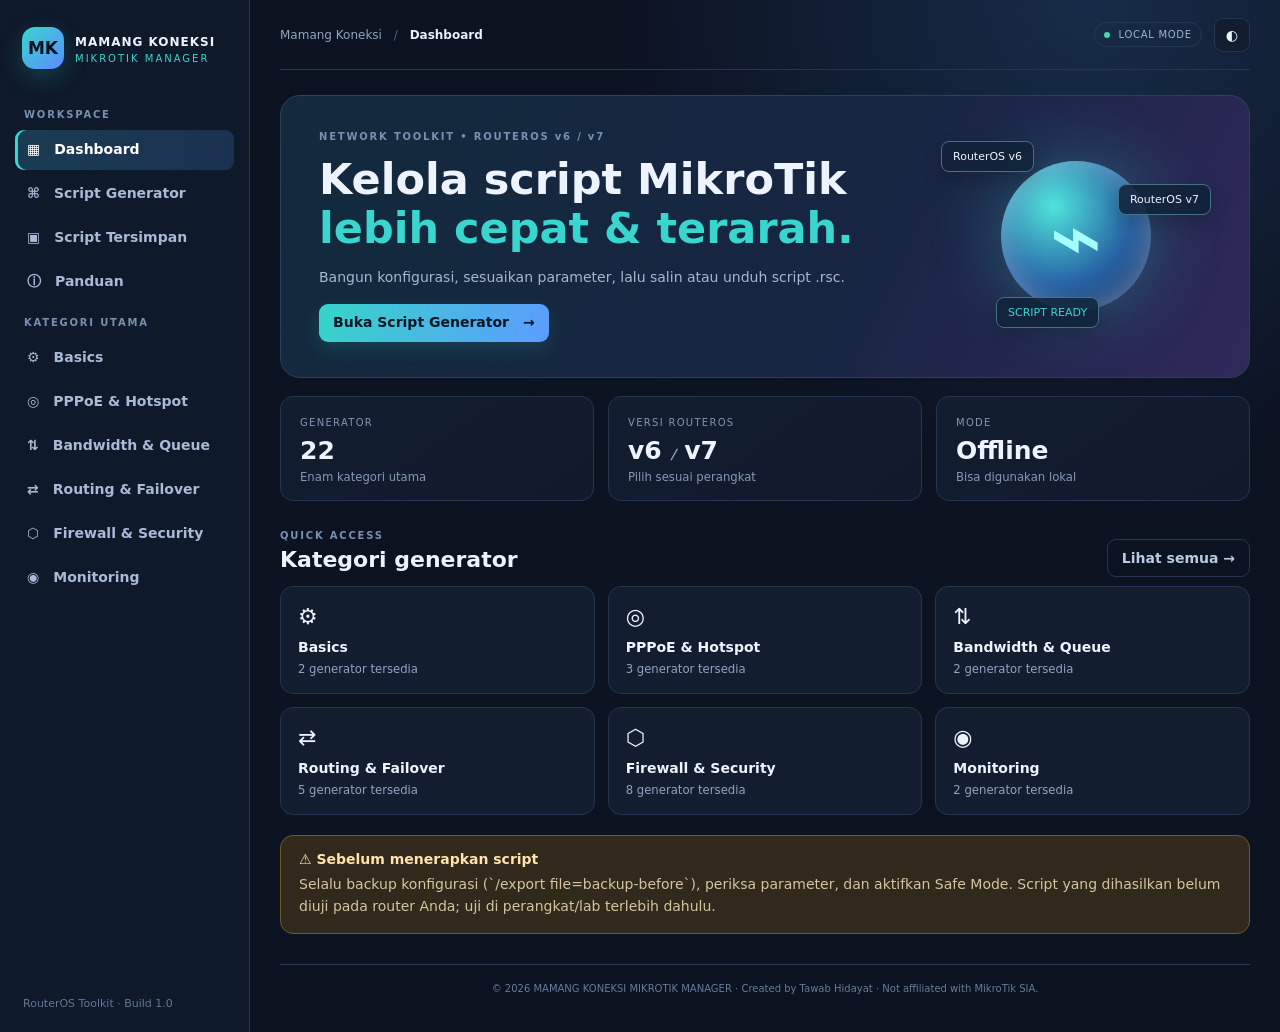
<file: CloudLogin_SastraNusantara/SastraNusantara_CloudPortal_Integration/android-mikrotik-original/web/index.html>
<!doctype html>
<html lang="id"><head><meta charset="utf-8"><meta name="viewport" content="width=device-width,initial-scale=1,viewport-fit=cover">
<meta name="theme-color" content="#101827"><meta name="description" content="Mamang Koneksi MikroTik Manager - RouterOS script generator">
<link rel="manifest" href="manifest.webmanifest"><link rel="stylesheet" href="style.css"><title>MAMANG KONEKSI MIKROTIK MANAGER</title></head>
<body><div class="app">
<aside class="sidebar" id="sidebar"><div class="brand"><div class="logo">MK</div><div><b>MAMANG KONEKSI</b><small>MIKROTIK MANAGER</small></div></div>
<div class="side-label">WORKSPACE</div><button class="nav active" data-page="dashboard">▦　Dashboard</button><button class="nav" data-page="generators">⌘　Script Generator</button><button class="nav" data-page="saved">▣　Script Tersimpan</button><button class="nav" data-page="guide">ⓘ　Panduan</button>
<div class="side-label">KATEGORI UTAMA</div><div id="sideCats"></div><div class="side-foot">RouterOS Toolkit · Build 1.0</div></aside>
<main><header class="topbar"><button class="hamb" id="hamb">☰</button><div class="crumb">Mamang Koneksi <span>/</span> <b id="pageName">Dashboard</b></div><div class="top-actions"><span class="status"><i></i> LOCAL MODE</span><button id="themeBtn" class="iconbtn">◐</button></div></header>
<section id="dashboard" class="page active"><div class="hero"><div><div class="eyebrow">NETWORK TOOLKIT • ROUTEROS v6 / v7</div><h1>Kelola script MikroTik<br><em>lebih cepat & terarah.</em></h1><p>Bangun konfigurasi, sesuaikan parameter, lalu salin atau unduh script .rsc.</p><button class="primary" data-goto="generators">Buka Script Generator　→</button></div><div class="hero-art"><div class="orb">⌁</div><div class="chip c1">RouterOS v6</div><div class="chip c2">RouterOS v7</div><div class="chip c3">SCRIPT READY</div></div></div>
<div class="stats"><div class="stat"><span>GENERATOR</span><b>22</b><small>Enam kategori utama</small></div><div class="stat"><span>VERSI ROUTEROS</span><b>v6 <i>/</i> v7</b><small>Pilih sesuai perangkat</small></div><div class="stat"><span>MODE</span><b>Offline</b><small>Bisa digunakan lokal</small></div></div>
<div class="section-head"><div><div class="eyebrow">QUICK ACCESS</div><h2>Kategori generator</h2></div><button class="ghost" data-goto="generators">Lihat semua →</button></div><div class="cat-grid" id="catCards"></div>
<div class="notice"><b>⚠ Sebelum menerapkan script</b><p>Selalu backup konfigurasi (`/export file=backup-before`), periksa parameter, dan aktifkan Safe Mode. Script yang dihasilkan belum diuji pada router Anda; uji di perangkat/lab terlebih dahulu.</p></div></section>
<section id="generators" class="page"><div class="page-title"><div class="eyebrow">ROUTEROS TOOLKIT</div><h1>Script Generator</h1><p>Pilih generator, isi parameter, dan lihat hasil script secara langsung.</p></div>
<div class="workgrid"><div class="panel catalog"><div class="panel-head"><b>Daftar Generator</b><span class="pill">22 TOOLS</span></div><input id="search" class="search" placeholder="⌕ Cari generator..."><div id="generatorList"></div></div>
<div class="panel editor"><div class="editor-head"><div><div class="eyebrow">CONFIGURATION BUILDER</div><h2 id="genTitle">Pilih generator</h2><p id="genDesc">Pilih salah satu generator dari daftar.</p></div><select id="rosVersion"><option value="7">RouterOS v7</option><option value="6">RouterOS v6</option></select></div>
<div id="formFields" class="fields"></div><div class="output-head"><b>Generated Script</b><span id="scriptState" class="pill green">READY</span></div><textarea id="scriptOutput" spellcheck="false" placeholder="Script akan muncul di sini..." aria-label="Generated RouterOS script"></textarea>
<div class="action-row"><button class="primary" id="copyBtn">▣ Copy Script</button><button class="secondary" id="downloadBtn">↓ Download .rsc</button><button class="ghost" id="saveBtn">☆ Simpan</button><button class="ghost" id="resetBtn">Reset</button></div>
<div class="inline-warning">Periksa interface, IP, gateway, dan versi RouterOS sebelum menjalankan. Hindari menjalankan konfigurasi firewall/route tanpa akses cadangan.</div></div></div></section>
<section id="saved" class="page"><div class="page-title"><div class="eyebrow">PERSONAL LIBRARY</div><h1>Script Tersimpan</h1><p>Disimpan lokal di browser/perangkat ini.</p></div><div id="savedList" class="saved-list"></div></section>
<section id="guide" class="page"><div class="page-title"><div class="eyebrow">DOCUMENTATION</div><h1>Panduan penggunaan</h1><p>Alur aman untuk menggunakan generator.</p></div><div class="guide-grid"><article class="panel"><h3>01 · Pilih versi</h3><p>Pastikan RouterOS v6 atau v7 sesuai perangkat. Beberapa fitur hanya tersedia pada versi tertentu.</p></article><article class="panel"><h3>02 · Isi parameter</h3><p>Gunakan nama interface dan alamat IP yang benar-benar ada pada router Anda.</p></article><article class="panel"><h3>03 · Review script</h3><p>Baca setiap baris. Script firewall dan routing dapat memutus akses jika salah konfigurasi.</p></article><article class="panel"><h3>04 · Backup & Safe Mode</h3><p>Export konfigurasi terlebih dahulu dan aktifkan Safe Mode dari Winbox/Terminal.</p></article><article class="panel"><h3>05 · Terapkan bertahap</h3><p>Uji di lab atau router cadangan. Terapkan per bagian dan pastikan koneksi tetap tersedia.</p></article><article class="panel"><h3>06 · Status proyek</h3><p>Versi awal ini menyediakan katalog 22 generator dan template dasar. Integrasi API/router langsung belum diaktifkan.</p></article></div><div class="notice"><b>Catatan kompatibilitas</b><p>Generator menghasilkan teks konfigurasi, bukan melakukan perubahan ke router. Selalu cocokkan sintaks dengan dokumentasi resmi MikroTik dan versi perangkat.</p></div></section>
<footer>© 2026 MAMANG KONEKSI MIKROTIK MANAGER · Created by Tawab Hidayat · Not affiliated with MikroTik SIA.</footer></main></div><div id="toast" role="status"></div><script src="app.js"></script></body></html>
</file>
<file: CloudLogin_SastraNusantara/SastraNusantara_CloudPortal_Integration/android-mikrotik-original/web/style.css>
*{box-sizing:border-box} :root{--bg:#0b1220;--panel:#121d30;--panel2:#17243a;--line:#263650;--text:#edf4ff;--muted:#91a4c0;--cyan:#39d5cf;--blue:#5d8cff;--purple:#a78bfa}body{margin:0;background:radial-gradient(circle at 85% 0%,#172b48 0,transparent 32%),var(--bg);color:var(--text);font:14px Inter,system-ui,Segoe UI,sans-serif}.app{display:flex;min-height:100vh}.sidebar{width:250px;background:#0e192a;border-right:1px solid var(--line);padding:22px 15px;display:flex;flex-direction:column;flex-shrink:0}.brand{display:flex;align-items:center;gap:11px;padding:5px 7px 27px}.brand b{font-size:12px;letter-spacing:1px}.brand small{display:block;color:var(--cyan);font-size:10px;letter-spacing:2px;margin-top:4px}.logo{width:42px;height:42px;border-radius:13px;background:linear-gradient(135deg,var(--cyan),var(--blue));display:grid;place-items:center;color:#071321;font-weight:900;font-size:17px;box-shadow:0 8px 24px #39d5cf35}.side-label,.eyebrow{font-size:10px;letter-spacing:1.8px;color:#7890b2;font-weight:800}.side-label{padding:13px 9px 8px}.nav{width:100%;border:0;background:none;color:#a8bad4;text-align:left;padding:11px 12px;border-radius:9px;margin:2px 0;cursor:pointer;font-weight:600}.nav:hover,.nav.active{background:linear-gradient(90deg,#1a3c53,#1b3151);color:#fff}.nav.active{box-shadow:inset 3px 0 var(--cyan)}.side-foot{margin-top:auto;padding:20px 8px 0;color:#627894;font-size:11px}main{min-width:0;flex:1;padding:0 30px 20px}.topbar{height:70px;display:flex;align-items:center;border-bottom:1px solid var(--line);gap:15px}.crumb{color:var(--muted);font-size:12px}.crumb span{padding:0 8px;color:#52657f}.crumb b{color:#e8f1ff}.top-actions{margin-left:auto;display:flex;align-items:center;gap:12px}.status,.pill{font-size:10px;letter-spacing:.7px;border:1px solid var(--line);border-radius:20px;padding:6px 9px;color:#9eb4d0}.status i{display:inline-block;width:6px;height:6px;border-radius:50%;background:#42d9a3;margin-right:5px}.iconbtn,.hamb{border:1px solid var(--line);background:var(--panel);color:var(--text);border-radius:9px;padding:8px 11px;cursor:pointer}.hamb{display:none}.page{display:none;padding:25px 0 30px}.page.active{display:block}.hero{border:1px solid #27435b;border-radius:20px;background:linear-gradient(115deg,#122a3c 0%,#172542 58%,#30285b 100%);padding:35px 38px;display:flex;justify-content:space-between;align-items:center;min-height:280px;overflow:hidden}.hero h1{font-size:clamp(28px,4vw,43px);line-height:1.13;margin:13px 0}.hero h1 em{font-style:normal;color:var(--cyan)}.hero p,.page-title p{color:#a6b8d0;max-width:540px;line-height:1.7}.hero-art{width:270px;height:210px;position:relative;display:grid;place-items:center}.orb{width:150px;height:150px;border-radius:50%;display:grid;place-items:center;font-size:90px;color:#a5ffff;background:radial-gradient(circle at 35% 30%,#50e4db,#2762a5 55%,#1b2d54);box-shadow:0 0 75px #36d9d255,inset 0 0 28px #fff5}.chip{position:absolute;background:#102238d9;border:1px solid #47708b;border-radius:8px;padding:8px 11px;font-size:11px;box-shadow:0 8px 20px #0003}.c1{top:10px;left:0}.c2{right:0;top:53px}.c3{bottom:13px;left:55px;color:var(--cyan)}button{font:inherit}.primary,.secondary,.ghost{border-radius:9px;padding:10px 14px;font-weight:700;cursor:pointer}.primary{border:0;background:linear-gradient(100deg,#36d4c9,#5c9cff);color:#071622;box-shadow:0 7px 18px #39d5cf25}.secondary{border:1px solid #3a6480;background:#1a334b;color:#e8f7ff}.ghost{border:1px solid var(--line);background:transparent;color:#b9cbe3}.stats{display:grid;grid-template-columns:repeat(3,1fr);gap:14px;margin:18px 0 29px}.stat,.panel,.notice{background:linear-gradient(145deg,var(--panel),#101a2b);border:1px solid var(--line);border-radius:13px}.stat{padding:16px 19px}.stat span{font-size:10px;color:#8196b4;letter-spacing:1.3px}.stat b{display:block;font-size:25px;margin:7px 0 3px}.stat b i{font-size:14px;color:var(--muted)}.stat small{color:#8498b5}.section-head,.panel-head,.output-head{display:flex;align-items:center;justify-content:space-between}.section-head h2{margin:6px 0 14px;font-size:22px}.cat-grid{display:grid;grid-template-columns:repeat(3,1fr);gap:13px}.cat-card{padding:17px;border:1px solid var(--line);border-radius:13px;background:var(--panel);cursor:pointer;transition:.2s}.cat-card:hover{transform:translateY(-3px);border-color:#43cfc9}.cat-icon{font-size:22px}.cat-card b{display:block;margin:10px 0 5px}.cat-card small{color:var(--muted)}.notice{margin-top:20px;padding:15px 18px;border-color:#6c5833;background:#30291c;color:#ffe4ad}.notice p{margin:6px 0 0;color:#d7c49f;line-height:1.6}.page-title{margin-bottom:20px}.page-title h1{font-size:30px;margin:8px 0}.page-title p{margin:0}.workgrid{display:grid;grid-template-columns:290px minmax(0,1fr);gap:15px;align-items:start}.panel{padding:17px}.catalog{position:sticky;top:15px;max-height:calc(100vh - 100px);overflow:auto}.panel-head{margin-bottom:13px}.pill{background:#1b2c44}.pill.green{color:#75e0b3;border-color:#28634f}.search{width:100%;padding:10px 12px;border:1px solid var(--line);border-radius:8px;background:#0c1728;color:var(--text);outline:none;margin-bottom:12px}.group-label{font-size:10px;color:#7f94b2;letter-spacing:1px;padding:12px 4px 5px;font-weight:800}.gen-item{display:block;width:100%;text-align:left;border:1px solid transparent;border-radius:8px;background:transparent;color:#c4d3e8;padding:9px 8px;margin:2px 0;cursor:pointer;font-size:12px}.gen-item:hover,.gen-item.selected{background:#1b3550;border-color:#315776;color:#fff}.gen-item small{display:block;color:#7892b3;margin-top:4px}.editor-head{display:flex;justify-content:space-between;gap:15px;align-items:start}.editor h2{font-size:21px;margin:6px 0}.editor-head p{color:var(--muted);font-size:12px;line-height:1.5;margin:0}.editor select,.fields input,.fields select{border:1px solid var(--line);background:#0c1728;color:var(--text);border-radius:8px;padding:9px;max-width:100%}.fields{display:grid;grid-template-columns:repeat(2,minmax(0,1fr));gap:12px;margin:19px 0}.field label{display:block;font-size:11px;color:#9db0cb;margin-bottom:6px}.field input,.field select{width:100%}.output-head{margin:15px 0 8px}textarea{width:100%;height:280px;resize:vertical;border:1px solid #29415d;border-radius:10px;background:#081321;color:#a7f4d6;padding:15px;font:12px/1.6 ui-monospace,SFMono-Regular,Consolas,monospace;outline:none}.action-row{display:flex;gap:8px;flex-wrap:wrap;margin-top:11px}.inline-warning{font-size:11px;color:#d9bd85;background:#342b1b;border:1px solid #655333;border-radius:8px;padding:10px;margin-top:13px;line-height:1.5}.saved-list{display:grid;gap:10px}.saved-item{display:flex;align-items:center;justify-content:space-between;gap:12px;padding:15px;background:var(--panel);border:1px solid var(--line);border-radius:10px}.saved-item small{display:block;color:var(--muted);margin-top:4px}.guide-grid{display:grid;grid-template-columns:repeat(3,1fr);gap:13px}.guide-grid .panel h3{margin:0 0 8px}.guide-grid p{color:var(--muted);line-height:1.6;margin:0}footer{border-top:1px solid var(--line);padding:18px 0;color:#647c9b;font-size:10px;text-align:center}#toast{position:fixed;bottom:22px;left:50%;transform:translate(-50%,20px);opacity:0;background:#d9fff4;color:#102c2a;padding:11px 17px;border-radius:9px;font-weight:700;transition:.2s;pointer-events:none}#toast.show{opacity:1;transform:translate(-50%,0)}body.light{--bg:#edf3fa;--panel:#fff;--panel2:#f4f7fb;--line:#d7e1ee;--text:#17263b;--muted:#60738e;background:#edf3fa}body.light .sidebar{background:#f8fbff}body.light .nav{color:#536985}body.light .nav.active{color:#15314a}body.light .search,body.light .editor select,body.light .fields input,body.light .fields select{background:#f6f9fd;color:#17263b}body.light textarea{background:#101c2b}body.light .hero{color:#fff}body.light .notice{color:#624b1e}body.light .notice p{color:#705e3b}@media(max-width:950px){.sidebar{width:220px}main{padding:0 18px 18px}.workgrid{grid-template-columns:245px 1fr}.hero-art{transform:scale(.8)}}@media(max-width:720px){.sidebar{position:fixed;z-index:5;left:-260px;top:0;bottom:0;transition:.25s;width:250px;box-shadow:15px 0 40px #0005}.sidebar.open{left:0}.hamb{display:block}.topbar{height:60px}.status{display:none}main{padding:0 13px 16px}.hero{padding:24px 20px;min-height:245px}.hero-art{display:none}.stats{gap:8px}.stat{padding:12px}.stat b{font-size:19px}.stat small{font-size:10px}.cat-grid{grid-template-columns:repeat(2,1fr)}.workgrid{grid-template-columns:1fr}.catalog{position:static;max-height:300px}.fields{grid-template-columns:1fr 1fr}.guide-grid{grid-template-columns:1fr 1fr}.page{padding-top:18px}}@media(max-width:420px){.fields,.guide-grid{grid-template-columns:1fr}.crumb{font-size:11px}.cat-card{padding:13px}.hero h1{font-size:28px}}
</file>
